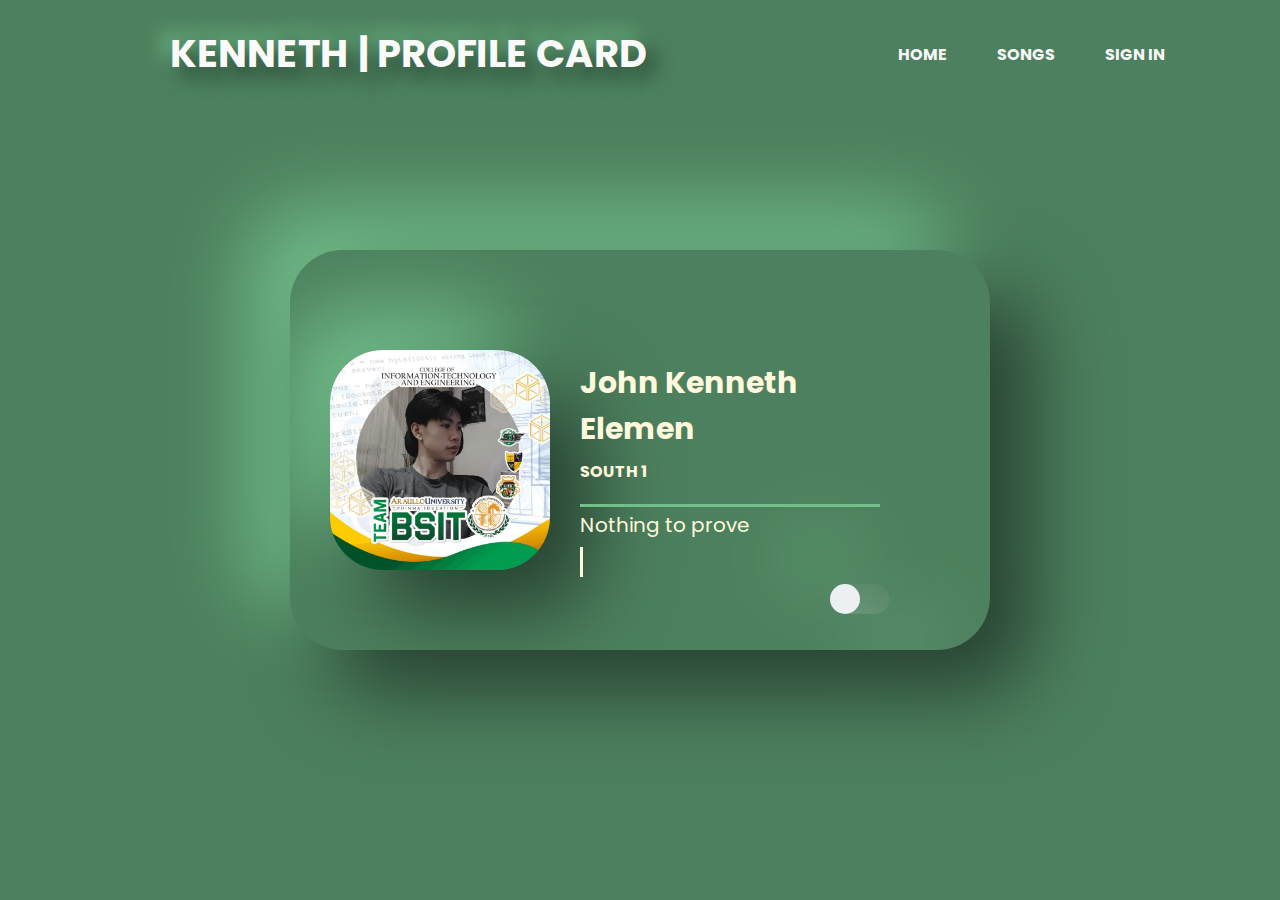
<file: index.html>
<!DOCTYPE html>
<html lang="en">
<head>
    <meta charset="UTF-8">
    <meta name="viewport" content="width='device-width', initial-scale=1.0">
    <link rel="StyleSheet" href="Style.css">
    <title>HOME |  </title>
</head>
<body>

    <header class="header">
        <a href="index.html" class="logo">KENNETH | PROFILE CARD</a>
        <ul class="nav">
            <li><a href="index.html">HOME</a></li>
            <li><a href="Songs.html">SONGS</a></li>
            <li><a href="Sign_in.html">SIGN IN</a></li>
        </ul>
    </header>

    <div class="container">
        <div class="profile">
             <img src="IMG/Me.jpg">
            <div class="content">
                <h1 style="text-align: left;">John Kenneth Elemen</h1>
                <h3 style="text-align: left;">SOUTH 1</h3>
                <div class="line"></div>
                <p style="text-align: left;">Nothing to prove</p>
                <p class="typing-animation"> Everything to improve. . . . </p>
                <label class="label">
                    <div class="toggle">
                        <input class="toggle-state" type="checkbox" name="check" value="check" onclick="changebg()">
                        <div class="indicator"></div>
                    </div>
                </label>
            </div>
        </div>
    </div>
    <script src="index.js"></script>
</body>
</html>
</file>
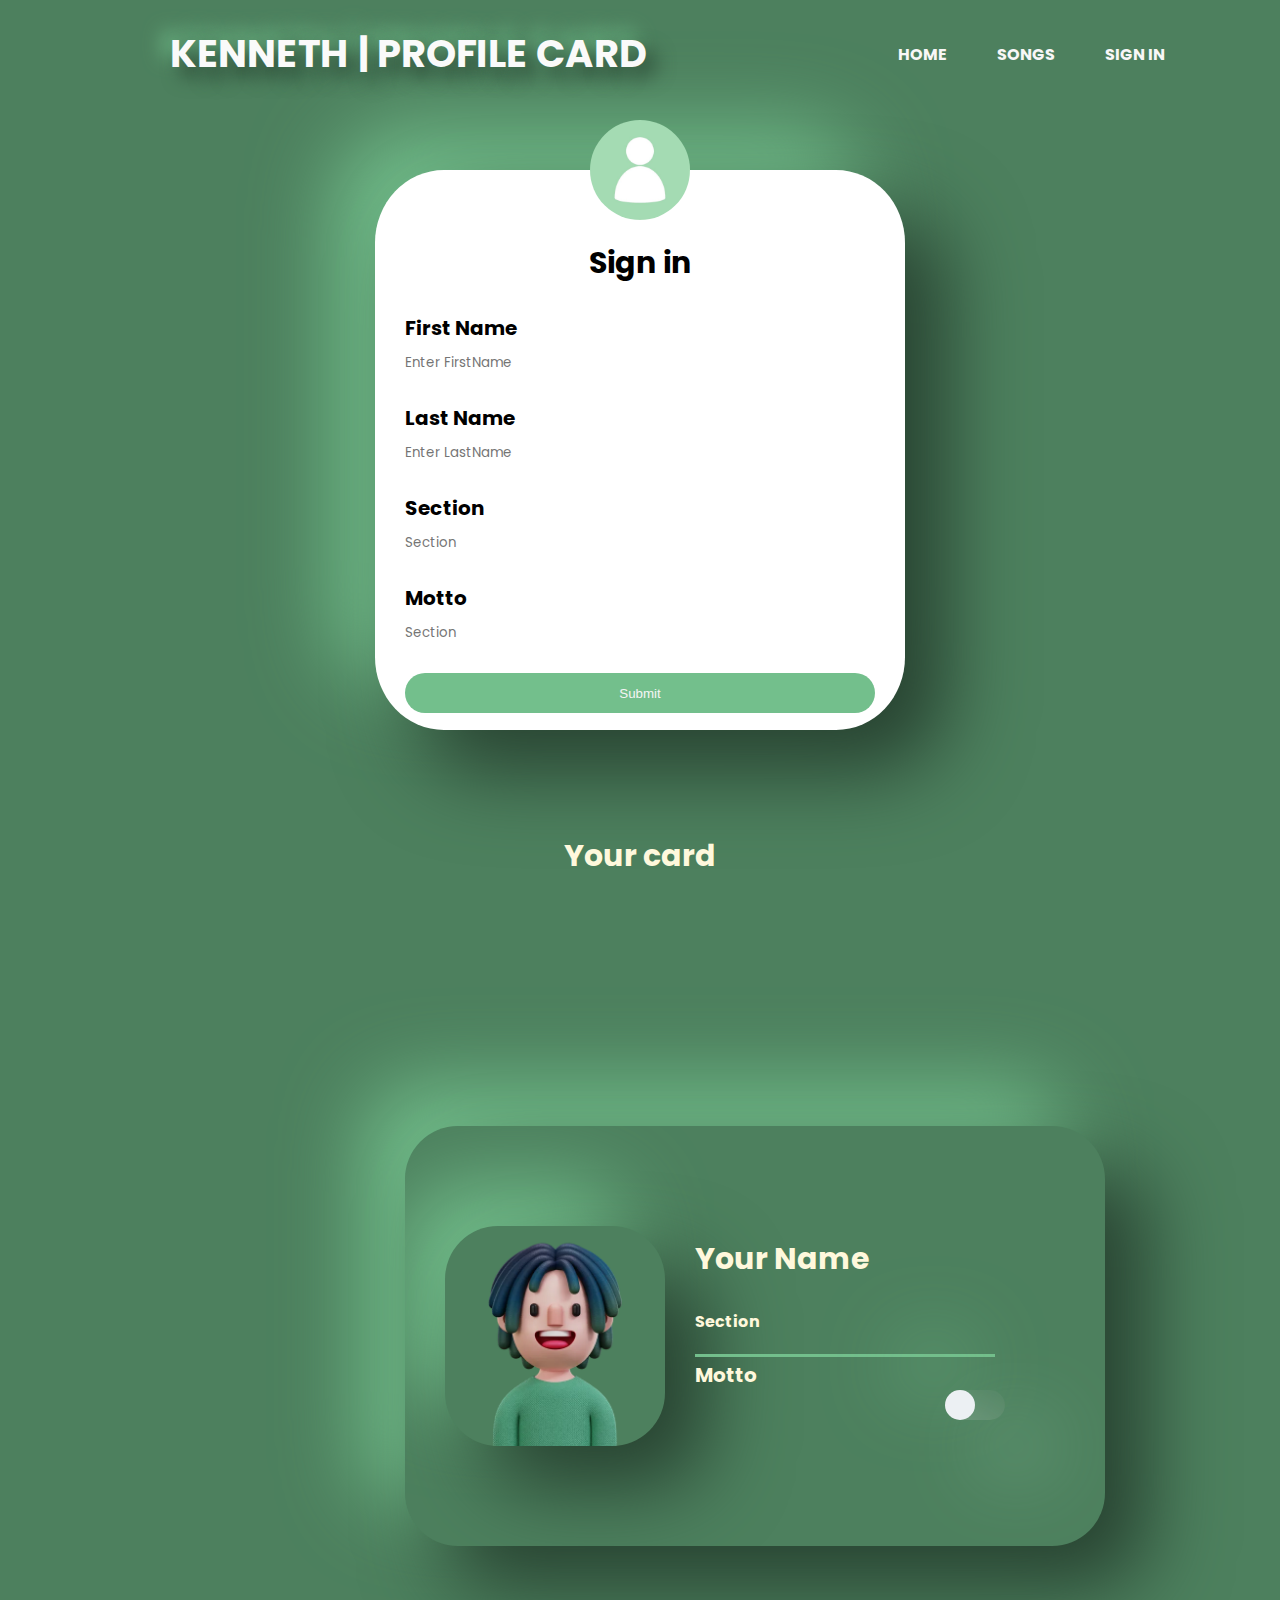
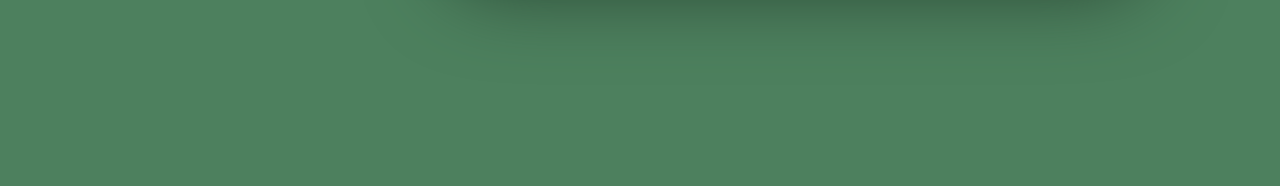
<file: Sign_in.html>
<!DOCTYPE html>
<html lang="en">
<head>
    <meta charset="UTF-8">
    <meta name="viewport" content="width=device-width, initial-scale=1.0">
    <link rel="StyleSheet" href="Style3.css">
    <title>PROFILE | Sign In</title>
</head>
<body>
       <header class="header">
            <a href="index.html" class="logo">KENNETH | PROFILE CARD</a>
            <ul class="nav">
                <li><a href="index.html">HOME</a></li>
                <li><a href="Songs.html">SONGS</a></li>
                <li><a href="Sign_in.html">SIGN IN</a></li>
            </ul>
    </header>
        
  
     <div class="loginbox">
            <img src="IMG/Icon.jpg" class="avatar" id="photo"> 
            <h1 style="color:black">Sign in</h1>
 
            <p>  First Name<div class="awit">
              
            </p>
            <input type="text" name=""   id="firstName"   placeholder="Enter FirstName" >
            <p>Last Name</p>
            <input type="text" name="" id="lastName" placeholder="Enter LastName"> 
            <p>Section</p>
            <input type="text" name="" id="section" placeholder="Section"> 
             <p>Motto</p>
            <input type="text" name="" id="motto" placeholder="Section"> 


             <input type="submit"     onclick="submit()" value="Submit">
        
        </div>

          <h1 class="greet">Your card</h1>

    <div class="container">
        <div class="profile">
             <img src="IMG/4935194.webp">
            <div class="content">
                <h1 style="text-align: left;" id="fname">Your Name</h1>
                <h3 style="text-align: left;" id="sectionText">Section</h3>
                <div class="line"></div>
                <p style="text-align: left; color:cornsilk" id="mottoText">Motto</p>
                <label class="label">
                    <div class="toggle">
                        <input class="toggle-state" type="checkbox" name="check" value="check" onclick="changebg()">
                        <div class="indicator"></div>
                    </div>
                </label>
            </div>
        </div>
    </div>


    
    <script src="index.js"></script>
</body>
</html>
</file>
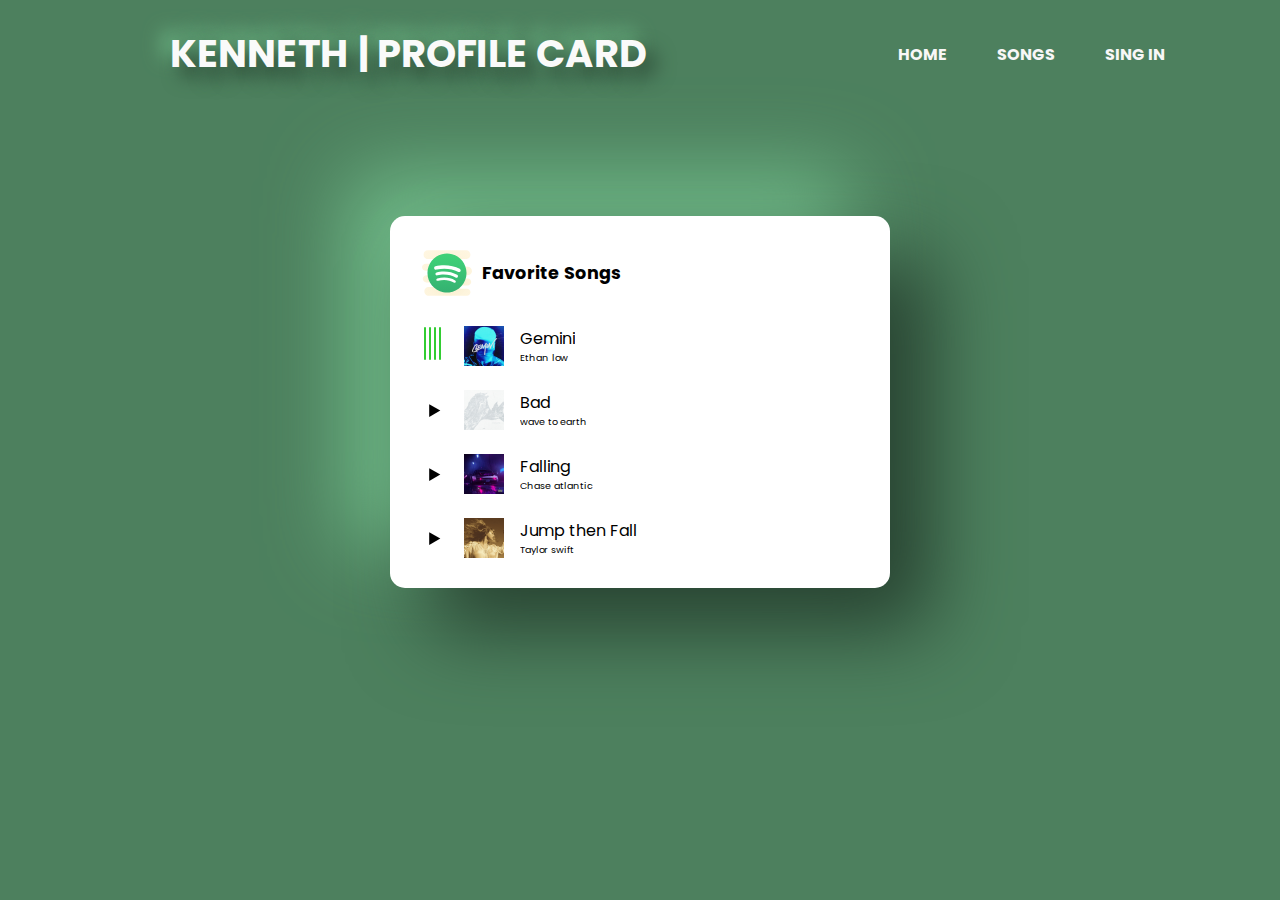
<file: Songs.html>
<!DOCTYPE html>
<html lang="en">
<head>
    <meta charset="UTF-8">
    <meta name="viewport" content="width=device-width, initial-scale=1.0">
    <link rel="StyleSheet" href="Style2.css">
    <title>PROFILE | Songs</title>
</head>
<body>
     <header class="header">
        <a href="index.html" class="logo">KENNETH | PROFILE CARD</a>
        <ul class="nav">
            <li><a href="index.html">HOME</a></li>
            <li><a href="Songs.html">SONGS</a></li>
            <li><a href="Sign_in.html">SING IN</a></li>
        </ul>
    </header>
    
    <div class="main">
        <div class="currentplaying">
            <svg height="50px" width="50px" viewBox="0 0 64 64" xmlns="http://www.w3.org/2000/svg" class="spotify"><radialGradient gradientUnits="userSpaceOnUse" gradientTransform="translate(0 -534)" r="43.888" cy="572.064" cx="33.34" id="ipdIa4~cOclR8yt_ClW93a"><stop stop-color="#f4e9c3" offset="0"></stop><stop stop-color="#f8eecd" offset=".219"></stop><stop stop-color="#fdf4dc" offset=".644"></stop><stop stop-color="#fff6e1" offset="1"></stop></radialGradient><path d="M51.03,37.34c0.16,0.98,1.08,1.66,2.08,1.66h5.39c2.63,0,4.75,2.28,4.48,4.96	C62.74,46.3,60.64,48,58.29,48H49c-1.22,0-2.18,1.08-1.97,2.34c0.16,0.98,1.08,1.66,2.08,1.66h8.39c1.24,0,2.37,0.5,3.18,1.32	C61.5,54.13,62,55.26,62,56.5c0,2.49-2.01,4.5-4.5,4.5h-49c-1.52,0-2.9-0.62-3.89-1.61C3.62,58.4,3,57.02,3,55.5	C3,52.46,5.46,50,8.5,50H14c1.22,0,2.18-1.08,1.97-2.34C15.81,46.68,14.89,44,13.89,44H5.5c-2.63,0-4.75-2.28-4.48-4.96	C1.26,36.7,3.36,35,5.71,35H8c1.71,0,3.09-1.43,3-3.16C10.91,30.22,9.45,29,7.83,29H4.5c-2.63,0-4.75-2.28-4.48-4.96	C0.26,21.7,2.37,20,4.71,20H20c0.83,0,1.58-0.34,2.12-0.88C22.66,18.58,23,17.83,23,17c0-1.66-1.34-3-3-3h-1.18	c-0.62-0.09-1.43,0-2.32,0h-9c-1.52,0-2.9-0.62-3.89-1.61S2,10.02,2,8.5C2,5.46,4.46,3,7.5,3h49c3.21,0,5.8,2.79,5.47,6.06	C61.68,11.92,60.11,14,57.24,14H52c-2.76,0-5,2.24-5,5c0,1.38,0.56,2.63,1.46,3.54C49.37,23.44,50.62,24,52,24h6.5	c3.21,0,5.8,2.79,5.47,6.06C63.68,32.92,61.11,35,58.24,35H53C51.78,35,50.82,36.08,51.03,37.34z" fill="url(#ipdIa4~cOclR8yt_ClW93a)"></path><linearGradient gradientUnits="userSpaceOnUse" gradientTransform="translate(0 -534)" y2="590.253" y1="530.096" x2="32" x1="32" id="ipdIa4~cOclR8yt_ClW93b"><stop stop-color="#42d778" offset="0"></stop><stop stop-color="#3dca76" offset=".428"></stop><stop stop-color="#34b171" offset="1"></stop></linearGradient><path d="M57,32c0,12.837-9.663,23.404-22.115,24.837C33.942,56.942,32.971,57,32,57	c-1.644,0-3.25-0.163-4.808-0.471C15.683,54.298,7,44.163,7,32C7,18.192,18.192,7,32,7S57,18.192,57,32z" fill="url(#ipdIa4~cOclR8yt_ClW93b)"></path><path d="M41.683,44.394c-0.365,0-0.731-0.181-1.096-0.365c-3.471-2.009-7.674-3.105-12.24-3.105	c-2.559,0-5.116,0.364-7.491,0.912c-0.365,0-0.914,0.183-1.096,0.183c-0.914,0-1.461-0.732-1.461-1.462	c0-0.913,0.547-1.463,1.279-1.643c2.923-0.732,5.846-1.096,8.951-1.096c5.116,0,9.866,1.276,13.885,3.655	c0.548,0.364,0.914,0.73,0.914,1.642C43.145,43.847,42.414,44.394,41.683,44.394z M44.241,38.181c-0.547,0-0.912-0.18-1.279-0.364	c-3.835-2.375-9.135-3.839-15.163-3.839c-2.924,0-5.664,0.366-7.674,0.916c-0.549,0.18-0.731,0.18-1.096,0.18	c-1.096,0-1.827-0.912-1.827-1.826c0-1.096,0.549-1.645,1.461-2.009c2.74-0.73,5.481-1.279,9.317-1.279	c6.213,0,12.241,1.463,16.991,4.384c0.73,0.364,1.096,1.096,1.096,1.826C46.069,37.269,45.337,38.181,44.241,38.181z M47.165,30.876	c-0.548,0-0.731-0.182-1.279-0.364c-4.385-2.559-10.961-4.021-17.356-4.021c-3.289,0-6.577,0.366-9.5,1.096	c-0.366,0-0.731,0.182-1.279,0.182c-1.279,0.183-2.193-0.912-2.193-2.192c0-1.279,0.731-2.009,1.644-2.192	c3.471-1.096,7.125-1.462,11.327-1.462c6.943,0,14.25,1.462,19.731,4.567c0.73,0.366,1.278,1.096,1.278,2.193	C49.357,29.961,48.442,30.876,47.165,30.876z" fill="#fff"></path></svg>
            <p class="heading">Favorite Songs</p>
        </div>
        <div class="loader">
            <div class="song">
            <p class="name">Gemini</p>
            <p class="artist">Ethan low</p>
            </div>
            <div class="albumcover">
                <img src="IMG/Gemini1.jpg">
            </div>
            <div class="loading">
            <div class="load"></div>
            <div class="load"></div>
            <div class="load"></div>
            <div class="load"></div>
            </div>
        </div>
        <div class="loader">
            <div class="song">
            <p class="name">Bad</p>
            <p class="artist">wave to earth</p>
            </div>
            <div class="albumcover">
                 <img src="IMG/Bad.jpg">
            </div>
            <div class="play"></div>
        </div>
        <div class="loader">
            <div class="song">
            <p class="name">Falling</p>
            <p class="artist">Chase atlantic</p>
            </div>
            <div class="albumcover">
                 <img src="IMG/falling.jpg">
            </div>
            <div class="play"></div>
    </div>
        <div class="loader">
            <div class="song">
            <p class="name">Jump then Fall</p>
            <p class="artist">Taylor swift</p>
            </div>
            <div class="albumcover">
                 <img src="IMG/fall.jpg">
            </div>
            <div class="play"></div>
    </div>
</div>

 <script src="index.js"></script>
</body>
</html>
</file>
<file: Style.css>
@import url("https://fonts.googleapis.com/css2?family=Poppins:wght@300;400;500;600;700;800&display=swap");

/*===== All and body =====*/

* {
  box-sizing: border-box;
  font-family: "Poppins", sans-serif;
  margin: 0;
  padding: 0;
  scroll-behavior: smooth;
}

body {
  background-color:  #4d805e;
  min-height: 100vh;
  overflow-x: hidden;
}



/*===== Responsive Mobile View =====*/

@media screen and (max-width: 650px) {
  .header {
    justify-content: center;
  }

  .nav {
    display: none;
  }
}

/*===== CSS =====*/

/* Header */
header {
  position: absolute;
  top: 0;
  left: 0;
  width: 100%;
  padding: 30px 100px;
  display: flex;
  justify-content: space-between;
  align-items: center;
  z-index: 10000;
}

header .logo {
  color:  #fafafa;
  text-shadow:8px 8px 16px #274130,
             -8px -8px 16px #73bf8c;
  font-weight: 700;
  text-decoration: none;
  font-size: 2em;
  text-indent: 100px;
  text-transform: uppercase;
}

header ul {
  display: flex;
  justify-content: center;
  align-items: center;
}

header ul li  {
  list-style: none;
  margin-left: 20px;
  font-weight: 700;
}

header ul li a {
  text-decoration: none;
  padding: 6px 15px;
  color: #f8f7f7;
  border-radius: 20px;
  transition: 0.5s;
  font-weight: 700;
}

header ul li a:hover {
 
  color: #d8a3a3;
}

 header .logo:hover {
 
  color: #d8a3a3;
}


.header .logo{
   transition: scale 400ms;
}


.header:hover .logo{
  scale:120%;
  
}

/*Profile */

.container {
   
    display: flex;
    justify-content: center;
    align-items: center;
    height: 100vh; /* Adjust the height as needed */
    
   
}

.profile {
     
        padding: 100px;
        display:flex;
        justify-content: flex-end;
        align-items: flex-start;
        height: 400px;
        width: 700px;
       border-radius: 53px;
        background: #4d805e;
        box-shadow:  41px 41px 82px #274130,
                    -41px -41px 82px #73bf8c;
}

.content {

    padding: 10px;
    height: 20vh; /* Adjust the height as needed */
}

.container img{
   
    margin-right: 20px;
    height: 220px;
    width: 300px;
    border-radius: 53px;
    background: #4d805e;
    box-shadow:  41px 41px 82px #274130,
                -41px -41px 82px #73bf8c;

}

.line{
  background-color: #73bf8c;
  height: 3px;
  width: 300px;
  margin-bottom: 3px;
}

h1,h3 ,p {
    color:cornsilk;
    margin-bottom: 7px;
}

h1{
  font-size: 30px;
}

h3{
  font-size: 16px;
  margin-bottom: 20px;
}

p{
  font-size: 20px;
  
}


 .typing-animation {
        animation: typing 4s steps(30, end) infinite;
        overflow: hidden;
        white-space: nowrap;
        border-right: 3px solid;
        width: 0;
    }

    @keyframes typing {
        from {
            width: 0;
        }
        to {
            width: 100%;
        }
    }

.profile{
  overflow: hidden;
}

.profile img{
  transition: scale 400ms;
}


.profile:hover img{
  scale:110%;
  
}






/*Responsive card*/
@media screen and (max-width:  480px) {
  .container {
    justify-content: center;
  }

    .profile {
            margin: 0 10px; /* Reduce the spacing around the profile */
        }
  .container img {
            margin-bottom: 10px; /* Add some spacing below the image on smaller screens */
        }
}


.label {
  
  display: inline-flex;
  align-items: flex-end;
  cursor: pointer;
  color: #dce5eb;
}

.label-text {
  margin-left: 16px;
}

.toggle {
  left: 250px;
  isolation: isolate;
  position: relative;
  height: 30px;
  width: 60px;
  border-radius: 15px;
  overflow: hidden;
    box-shadow:  41px 41px 82px #81b894,
                -41px -41px 82px #73bf8c;
}

.toggle-state {
  display: none;
}

.indicator {
  height: 100%;
  width: 200%;
  background: #ecf0f3;
  border-radius: 15px;
  transform: translate3d(-75%, 0, 0);
  transition: transform 0.4s cubic-bezier(0.85, 0.05, 0.18, 1.35);
  box-shadow:  41px 41px 82px #d4dfd8,
                -41px -41px 82px #73bf8c;
}

.toggle-state:checked ~ .indicator {
  transform: translate3d(25%, 0, 0);
}
</file>
<file: Style3.css>
@import url("https://fonts.googleapis.com/css2?family=Poppins:wght@300;400;500;600;700;800&display=swap");

/*===== All and body =====*/

* {
  box-sizing: border-box;
  font-family: "Poppins", sans-serif;
  margin: 0;
  padding: 0;
  scroll-behavior: smooth;
}

body {
  background-color:  #4d805e;
  min-height: 100vh;
  overflow-x: hidden;
}



/*===== Responsive Mobile View =====*/

@media screen and (max-width: 650px) {
  .header {
    justify-content: center;
  }

  .nav {
    display: none;
  }
}

/*===== CSS =====*/

/* Header */
header {
  position: absolute;
  top: 0;
  left: 0;
  width: 100%;
  padding: 30px 100px;
  display: flex;
  justify-content: space-between;
  align-items: center;
  z-index: 10000;
}

header .logo {
  color:  #fafafa;
  text-shadow:8px 8px 16px #274130,
             -8px -8px 16px #73bf8c;
  font-weight: 700;
  text-decoration: none;
  font-size: 2em;
  text-indent: 100px;
  text-transform: uppercase;
}

header ul {
  display: flex;
  justify-content: center;
  align-items: center;
}

header ul li  {
  list-style: none;
  margin-left: 20px;
  font-weight: 700;
}

header ul li a {
  text-decoration: none;
  padding: 6px 15px;
  color: #f8f7f7;
  border-radius: 20px;
  transition: 0.5s;
  font-weight: 700;
}

header ul li a:hover {
 
  color: #d8a3a3;
}

 header .logo:hover {
 
  color: #d8a3a3;
}


.header .logo{
   transition: scale 400ms;
}


.header:hover .logo{
  scale:120%;
  
}

/* Sign in */

.loginbox{
    width: 530px;
    height: 560px;
    background: #ffffff;
     box-shadow:  41px 41px 82px #274130,
                    -41px -41px 82px #73bf8c;
    top: 50%;
    left: 50%;
    position: absolute;
    transform: translate(-50%,-50%);
    box-sizing: border-box;
    padding: 70px 30px;
    border-radius: 13%;
  padding-bottom: 100px;
    
}
.avatar{
    width: 100px;
    height: 100px;
    border-radius: 50%;
    position: absolute;
    top: -50px;
    left: calc(50% - 50px);
}
h1{
    margin: 0%;
    padding: 0 0 20px;
    font-size: 22px;
    text-align: center;
}
.loginbox p{
    margin: 0;
    padding: 0;
    font-weight: bold;
}
.loginbox input{
    width: 100%;
    margin-bottom: 20px;

}

.loginbox input[type="text"], input[type="password"]
{
    border: none;
    border-bottom: 1px solid #fff;
    background: transparent;
    outline: none;
    height: 40px;
    color: rgb(0, 0, 0);
    font: 16px;
}
.loginbox input[type="submit"]
{
    border: none;
    outline: none;
    height: 40px;
    background:#73bf8c;
    color: whitesmoke;
    font-family: sans-serif;
    border-radius: 20px;
}
.loginbox input[type="submit"]:hover
{
    cursor: pointer;
    background:#f4f4fe;
    color:  black;
    
}
.loginbox a{
    text-decoration: none;
    font-size: 12px;
    line-height: 20px;
    color: cornflowerblue;
}
.loginbox a:hover{
    color: black;
}

.avatar {
  width: px;
  height: 100px;
  border-radius: 50%;
}

.loginbox p, h1{
 color:black;
}


/* Card */
.container {
    height: 400px;
    width: 700px;
    display: flex;
    justify-content: center;
    align-items: center;
    height: 100vh; /* Adjust the height as needed */
    
   
}

.profile {
     
        padding: 100px;
        display:flex;
        justify-content: flex-end;
        align-items: flex-start;
        border-radius: 53px;
        background: #4d805e;
        box-shadow:  41px 41px 82px #274130,
                    -41px -41px 82px #73bf8c;
}

.content {

    padding: 10px;
    height: 20vh; /* Adjust the height as needed */
}

.container img{
   
    margin-right: 20px;
    height: 220px;
    width: 300px;
    border-radius: 53px;
    background: #4d805e;
    box-shadow:  41px 41px 82px #274130,
                -41px -41px 82px #73bf8c;

}

.line{
  background-color: #73bf8c;
  height: 3px;
  width: 300px;
  margin-bottom: 3px;
}

h1,h3 ,p {
    color:cornsilk;
    margin-bottom: 7px;
}

h1{
  font-size: 30px;
}

h3{
  font-size: 16px;
  margin-bottom: 20px;
}

p{
  font-size: 20px;
  
}



.profile{
  overflow: hidden;
}

.profile img{
  transition: scale 400ms;
}


.profile:hover img{
  scale:110%;
  
}

.greet{
  padding-top: 100px;
  padding-bottom: 0;
}




/*Responsive card*/
@media screen and (max-width:  480px) {
  .container {
    justify-content: center;
  }

    .profile {
            margin: 0 10px; /* Reduce the spacing around the profile */
        }
  .container img {
            margin-bottom: 10px; /* Add some spacing below the image on smaller screens */
        }
}


.label {
  
  display: inline-flex;
  align-items: flex-end;
  cursor: pointer;
  color: #dce5eb;
}

.label-text {
  margin-left: 16px;
}

.toggle {
  left: 250px;
  isolation: isolate;
  position: relative;
  height: 30px;
  width: 60px;
  border-radius: 15px;
  overflow: hidden;
    box-shadow:  41px 41px 82px #81b894,
                -41px -41px 82px #73bf8c;
}

.toggle-state {
  display: none;
}

.indicator {
  height: 100%;
  width: 200%;
  background: #ecf0f3;
  border-radius: 15px;
  transform: translate3d(-75%, 0, 0);
  transition: transform 0.4s cubic-bezier(0.85, 0.05, 0.18, 1.35);
  box-shadow:  41px 41px 82px #d4dfd8,
                -41px -41px 82px #73bf8c;
}

.toggle-state:checked ~ .indicator {
  transform: translate3d(25%, 0, 0);
}
</file>
<file: Style2.css>
@import url("https://fonts.googleapis.com/css2?family=Poppins:wght@300;400;500;600;700;800&display=swap");

/*===== All and body =====*/

* {
  box-sizing: border-box;
  font-family: "Poppins", sans-serif;
  margin: 0;
  padding: 0;
  scroll-behavior: smooth;
}

body {
  background-color:  #4d805e;
  min-height: 100vh;
  overflow-x: hidden;
  padding: 200px;
}



/*===== Responsive Mobile View =====*/

@media screen and (max-width: 650px) {
  .header {
    justify-content: center;
  }

  .nav {
    display: none;
  }
}

/*===== CSS =====*/

/* Header */
header {
  position: absolute;
  top: 0;
  left: 0;
  width: 100%;
  padding: 30px 100px;
  display: flex;
  justify-content: space-between;
  align-items: center;
  z-index: 10000;
}

header .logo {
  color:  #fafafa;
  text-shadow:8px 8px 16px #274130,
             -8px -8px 16px #73bf8c;
  font-weight: 700;
  text-decoration: none;
  font-size: 2em;
  text-indent: 100px;
  text-transform: uppercase;
}

header ul {
  display: flex;
  justify-content: center;
  align-items: center;
}

header ul li  {
  list-style: none;
  margin-left: 20px;
  font-weight: 700;
}

header ul li a {
  text-decoration: none;
  padding: 6px 15px;
  color: #f8f7f7;
  border-radius: 20px;
  transition: 0.5s;
  font-weight: 700;
}

header ul li a:hover {
 
  color: #d8a3a3;
}

 header .logo:hover {
 
  color: #d8a3a3;
}


.header .logo{
   transition: scale 400ms;
}


.header:hover .logo{
  scale:120%;
  
}
/* Main card */


.main {
   
     background-color: white;
    padding: 1em;
    padding-bottom: 1.1em;
    border-radius: 15px;
    margin: 1em auto; /* Add 'auto' to the left and right margins */
    width: 500px;
     box-shadow:  41px 41px 82px #274130,
                    -41px -41px 82px #73bf8c;
}

.loader {
  display: flex;
  justify-content: center;
  height: 4em;
  padding-left: 1em;
  padding-right: 1em;
  transform: rotate(180deg);
  justify-content: right;
  border-radius: 10px;
  transition: .4s ease-in-out;
}

.loader:hover {
  cursor: pointer;
  background-color: lightgray;
}

.currentplaying {
  display: flex;
  margin: 1em;
}

.spotify {
  width: 50px;
  height: 50px;
  margin-right: 0.6em;
}

.heading {
  color: black;
  font-size: 1.1em;
  font-weight: bold;
  align-self: center;
}

.loading {
  display: flex;
  margin-top: 1em;
  margin-left: 0.3em;
}

.load {
  width: 2px;
  height: 33px;
  background-color: limegreen;
  animation: 1s move6 infinite;
  border-radius: 5px;
  margin: 0.1em;
}

.load:nth-child(1) {
  animation-delay: 0.2s;
}

.load:nth-child(2) {
  animation-delay: 0.4s;
}

.load:nth-child(3) {
  animation-delay: 0.6s;
}

.play {
  position: relative;
  left: 0.35em;
  height: 1.6em;
  width: 1.6em;
  clip-path: polygon(50% 50%, 100% 50%, 75% 6.6%);
  background-color: black;
  transform: rotate(-90deg);
  align-self: center;
  margin-top: 0.7em;
  justify-self: center;
}

.albumcover {
  position: relative;
  margin-right: 1em;
  height: 40px;
  width: 40px;
  background-color: rgb(233, 232, 232);
  align-self: center;
  border-radius: 5px;
}

.song {
  position: relative;
  transform: rotate(180deg);
  margin-right: 1em;
  color: black;
  align-self: center;
}

.artist {
  font-size: 0.6em;
}

.albumcover img{
    height: 100%;
    width: 100%;
    rotate: 180deg;
}
@keyframes move6 {
  0% {
    height: 0.2em;
  }

  25% {
    height: 0.7em;
  }

  50% {
    height: 1.5em;
  }

  100% {
    height: 0.2em;
  }
}
</file>
